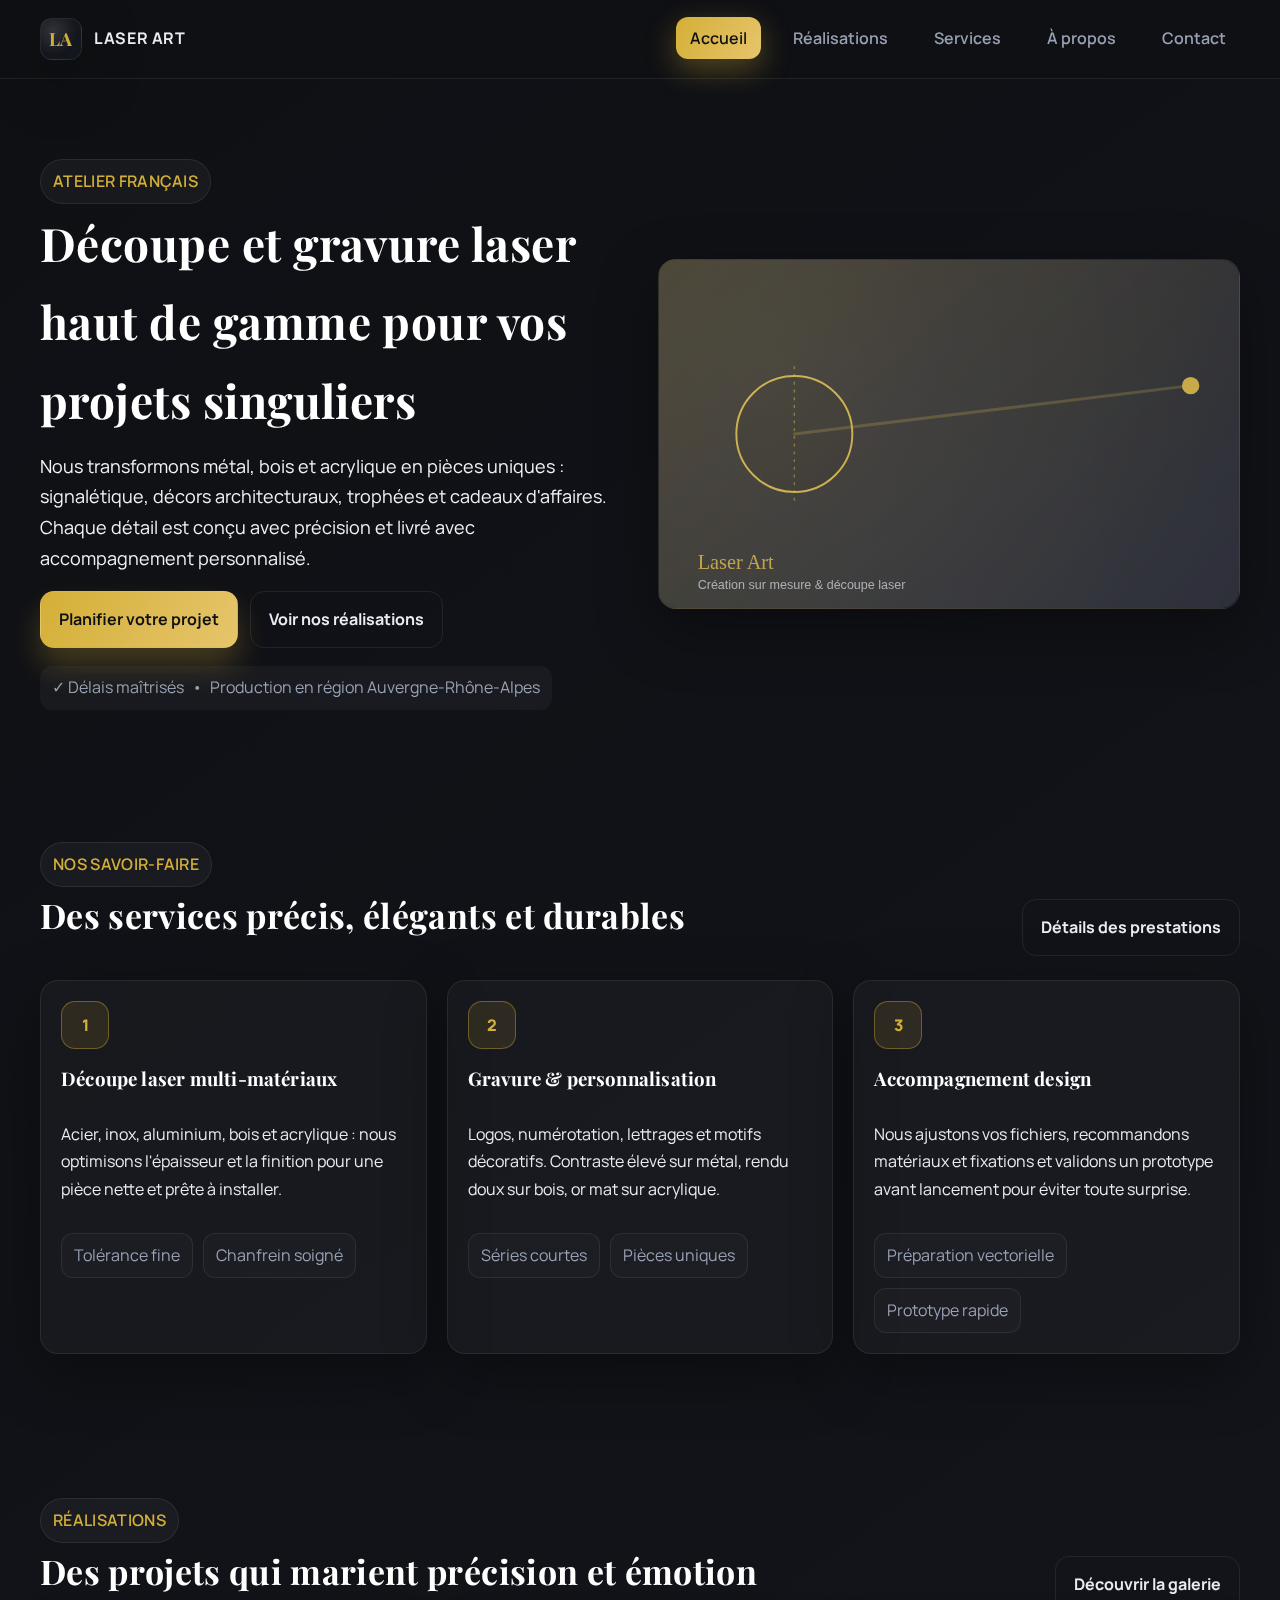
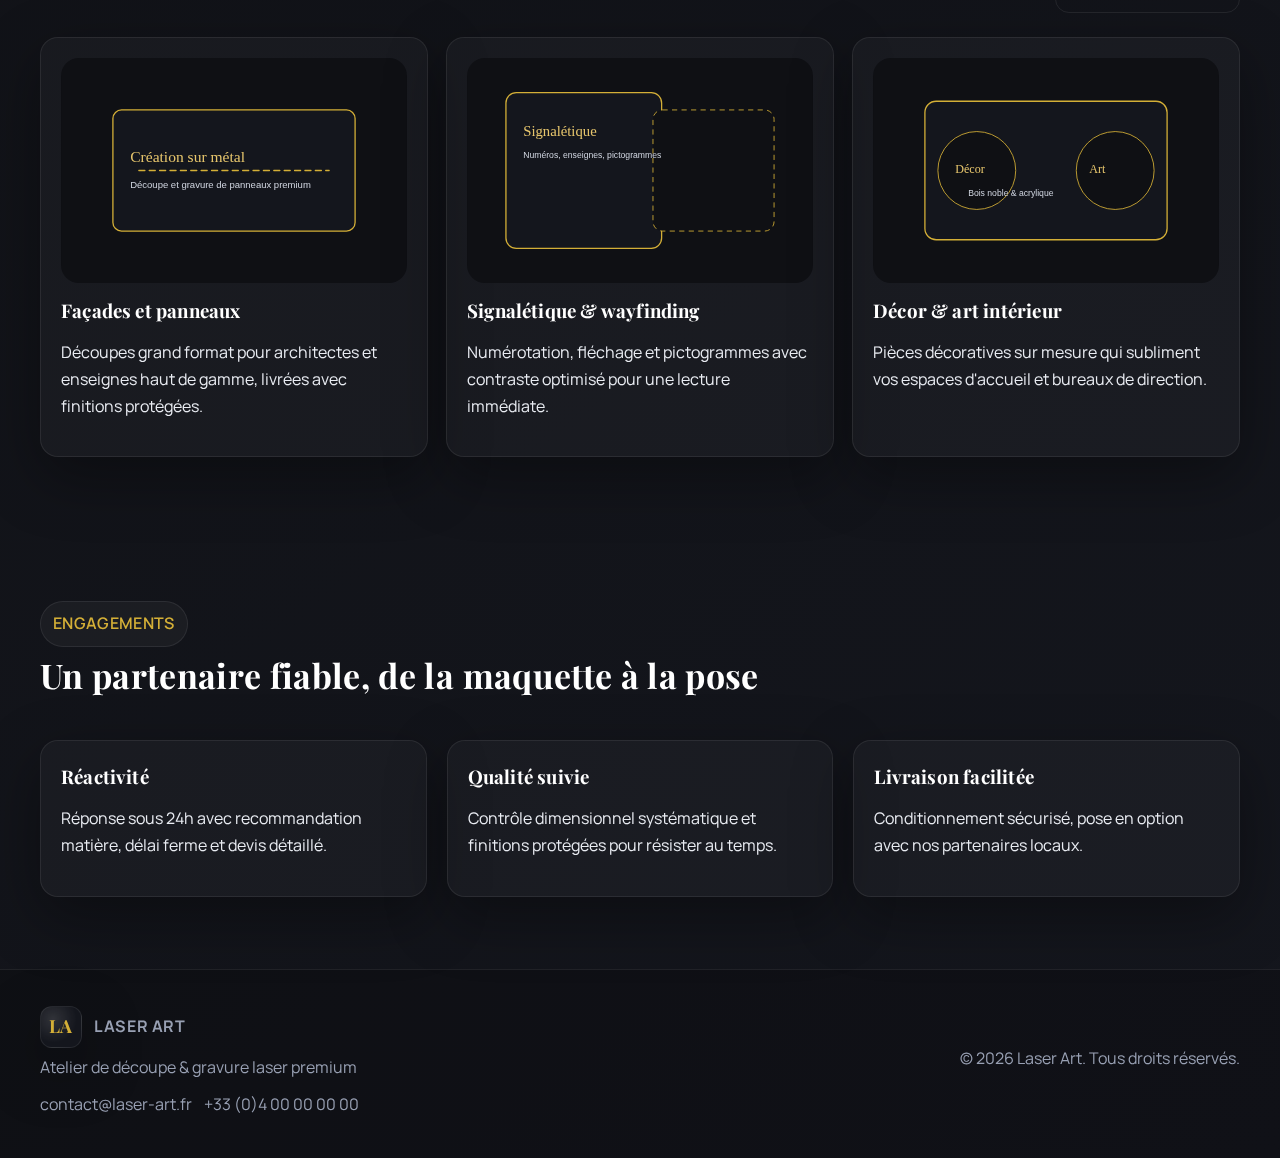
<file: index.html>
<!DOCTYPE html>
<html lang="fr">
<head>
  <meta charset="UTF-8">
  <meta name="viewport" content="width=device-width, initial-scale=1.0">
  <meta name="description" content="Laser Art, atelier premium de découpe et gravure laser. Pièces personnalisées pour l'architecture, la signalétique et le cadeau d'affaires.">
  <meta name="keywords" content="découpe laser, gravure, signalétique, art, métal, bois, acrylique">
  <link rel="canonical" href="https://laser-art.example.com/">
  <title>Laser Art | Atelier de découpe et gravure laser premium</title>
  <link rel="stylesheet" href="/css/style.css">
</head>
<body>
  <header>
    <div class="container navbar">
      <a class="brand" href="index.html">
        <span class="brand-mark">LA</span>
        <span>Laser Art</span>
      </a>
      <button class="menu-toggle" aria-label="Ouvrir le menu">Menu</button>
      <nav aria-label="Navigation principale">
        <ul>
          <li><a href="index.html">Accueil</a></li>
          <li><a href="realisations.html">Réalisations</a></li>
          <li><a href="services.html">Services</a></li>
          <li><a href="apropos.html">À propos</a></li>
          <li><a href="contact.html">Contact</a></li>
        </ul>
      </nav>
    </div>
  </header>

  <main>
    <section class="hero">
      <div class="container hero-grid">
        <div>
          <span class="eyebrow">Atelier français</span>
          <h1>Découpe et gravure laser haut de gamme pour vos projets singuliers</h1>
          <p class="lead">Nous transformons métal, bois et acrylique en pièces uniques : signalétique, décors architecturaux, trophées et cadeaux d'affaires. Chaque détail est conçu avec précision et livré avec accompagnement personnalisé.</p>
          <div style="display:flex; gap:12px; flex-wrap:wrap; margin-top:18px;">
            <a class="btn" href="contact.html">Planifier votre projet</a>
            <a class="btn secondary" href="realisations.html">Voir nos réalisations</a>
          </div>
          <div class="badge" style="margin-top:18px;">
            <span>✓ Délais maîtrisés</span>
            <span>•</span>
            <span>Production en région Auvergne-Rhône-Alpes</span>
          </div>
        </div>
        <div class="hero-visual">
          <img src="/assets/laser-hero.svg" alt="Illustration de découpe laser premium" loading="lazy">
        </div>
      </div>
    </section>

    <section class="section" id="services">
      <div class="container">
        <div class="section-header">
          <div>
            <span class="eyebrow">Nos savoir-faire</span>
            <h2>Des services précis, élégants et durables</h2>
          </div>
          <a class="btn secondary" href="services.html">Détails des prestations</a>
        </div>
        <div class="grid-3">
          <div class="card service-card">
            <div class="service-icon">1</div>
            <h3>Découpe laser multi-matériaux</h3>
            <p>Acier, inox, aluminium, bois et acrylique : nous optimisons l'épaisseur et la finition pour une pièce nette et prête à installer.</p>
            <div class="chip-row">
              <span class="chip">Tolérance fine</span>
              <span class="chip">Chanfrein soigné</span>
            </div>
          </div>
          <div class="card service-card">
            <div class="service-icon">2</div>
            <h3>Gravure &amp; personnalisation</h3>
            <p>Logos, numérotation, lettrages et motifs décoratifs. Contraste élevé sur métal, rendu doux sur bois, or mat sur acrylique.</p>
            <div class="chip-row">
              <span class="chip">Séries courtes</span>
              <span class="chip">Pièces uniques</span>
            </div>
          </div>
          <div class="card service-card">
            <div class="service-icon">3</div>
            <h3>Accompagnement design</h3>
            <p>Nous ajustons vos fichiers, recommandons matériaux et fixations et validons un prototype avant lancement pour éviter toute surprise.</p>
            <div class="chip-row">
              <span class="chip">Préparation vectorielle</span>
              <span class="chip">Prototype rapide</span>
            </div>
          </div>
        </div>
      </div>
    </section>

    <section class="section" id="realisations">
      <div class="container">
        <div class="section-header">
          <div>
            <span class="eyebrow">Réalisations</span>
            <h2>Des projets qui marient précision et émotion</h2>
          </div>
          <a class="btn secondary" href="realisations.html">Découvrir la galerie</a>
        </div>
        <div class="realisations-grid">
          <div class="card realisation-card">
            <img src="/assets/realisations-1.svg" alt="Panneau métallique découpé" loading="lazy">
            <div>
              <h3>Façades et panneaux</h3>
              <p>Découpes grand format pour architectes et enseignes haut de gamme, livrées avec finitions protégées.</p>
            </div>
          </div>
          <div class="card realisation-card">
            <img src="/assets/realisations-2.svg" alt="Signalétique découpée" loading="lazy">
            <div>
              <h3>Signalétique &amp; wayfinding</h3>
              <p>Numérotation, fléchage et pictogrammes avec contraste optimisé pour une lecture immédiate.</p>
            </div>
          </div>
          <div class="card realisation-card">
            <img src="/assets/realisations-3.svg" alt="Décor d'art intérieur" loading="lazy">
            <div>
              <h3>Décor &amp; art intérieur</h3>
              <p>Pièces décoratives sur mesure qui subliment vos espaces d'accueil et bureaux de direction.</p>
            </div>
          </div>
        </div>
      </div>
    </section>

    <section class="section" id="engagements">
      <div class="container">
        <div class="section-header">
          <div>
            <span class="eyebrow">Engagements</span>
            <h2>Un partenaire fiable, de la maquette à la pose</h2>
          </div>
        </div>
        <div class="grid-3">
          <div class="card">
            <h3>Réactivité</h3>
            <p>Réponse sous 24h avec recommandation matière, délai ferme et devis détaillé.</p>
          </div>
          <div class="card">
            <h3>Qualité suivie</h3>
            <p>Contrôle dimensionnel systématique et finitions protégées pour résister au temps.</p>
          </div>
          <div class="card">
            <h3>Livraison facilitée</h3>
            <p>Conditionnement sécurisé, pose en option avec nos partenaires locaux.</p>
          </div>
        </div>
      </div>
    </section>
  </main>

  <footer class="footer">
    <div class="container">
      <div style="display:flex; justify-content: space-between; align-items: center; gap: 12px; flex-wrap: wrap;">
        <div>
          <div class="brand" style="padding:6px 0;">
            <span class="brand-mark">LA</span>
            <span>Laser Art</span>
          </div>
          <div>Atelier de découpe &amp; gravure laser premium</div>
          <div class="social">
            <a href="mailto:contact@laser-art.fr">contact@laser-art.fr</a>
            <a href="tel:+33400000000">+33 (0)4 00 00 00 00</a>
          </div>
        </div>
        <div>
          <div>&copy; <span id="year"></span> Laser Art. Tous droits réservés.</div>
        </div>
      </div>
    </div>
  </footer>
  <script src="/js/script.js"></script>
</body>
</html>
</file>
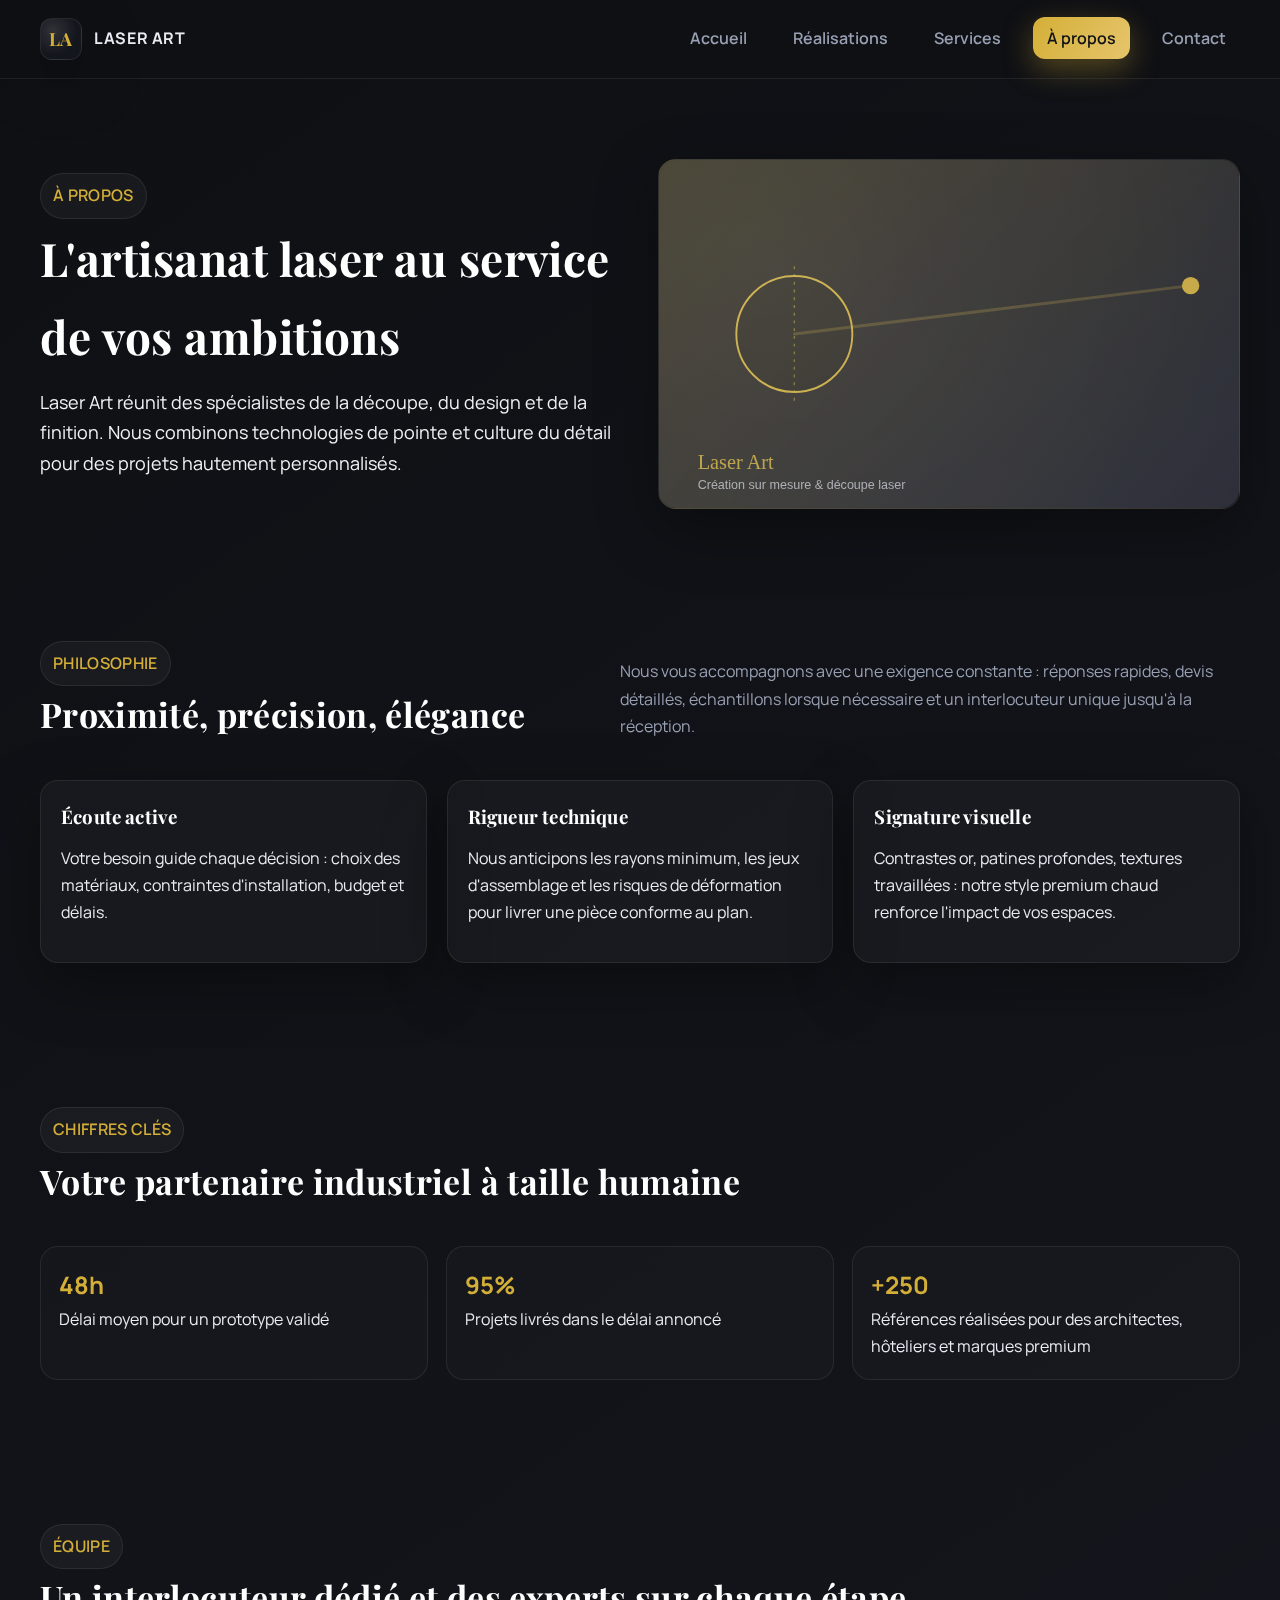
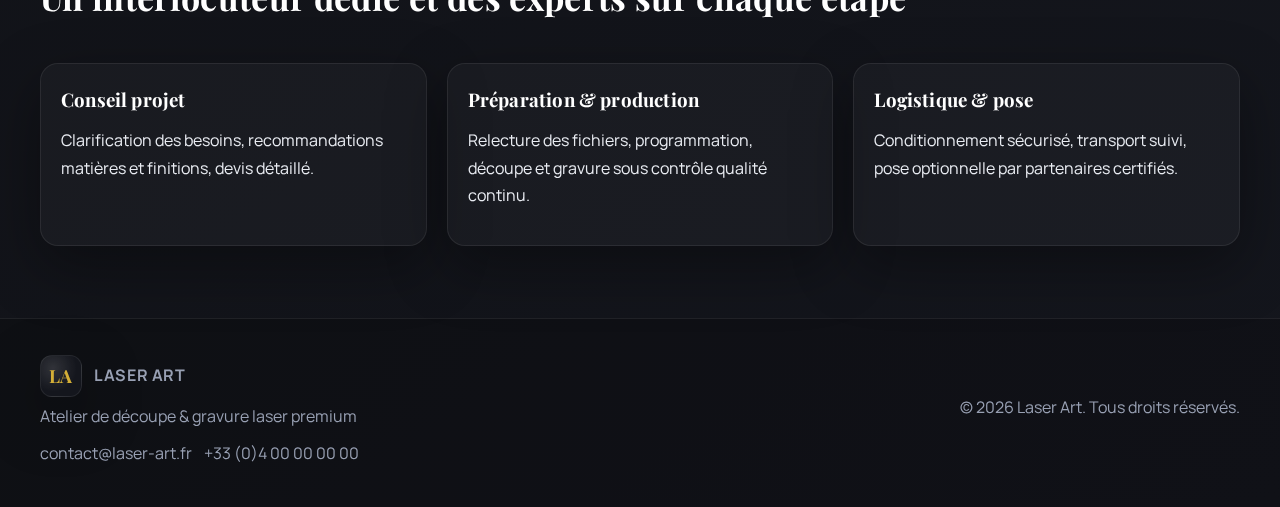
<file: apropos.html>
<!DOCTYPE html>
<html lang="fr">
<head>
  <meta charset="UTF-8">
  <meta name="viewport" content="width=device-width, initial-scale=1.0">
  <meta name="description" content="À propos de Laser Art : atelier français de découpe et gravure laser, équipe experte et accompagnement personnalisé.">
  <link rel="canonical" href="https://laser-art.example.com/apropos.html">
  <title>À propos | Laser Art</title>
  <link rel="stylesheet" href="/css/style.css">
</head>
<body>
  <header>
    <div class="container navbar">
      <a class="brand" href="index.html">
        <span class="brand-mark">LA</span>
        <span>Laser Art</span>
      </a>
      <button class="menu-toggle" aria-label="Ouvrir le menu">Menu</button>
      <nav aria-label="Navigation principale">
        <ul>
          <li><a href="index.html">Accueil</a></li>
          <li><a href="realisations.html">Réalisations</a></li>
          <li><a href="services.html">Services</a></li>
          <li><a href="apropos.html">À propos</a></li>
          <li><a href="contact.html">Contact</a></li>
        </ul>
      </nav>
    </div>
  </header>

  <main>
    <section class="hero">
      <div class="container hero-grid">
        <div>
          <span class="eyebrow">À propos</span>
          <h1>L'artisanat laser au service de vos ambitions</h1>
          <p class="lead">Laser Art réunit des spécialistes de la découpe, du design et de la finition. Nous combinons technologies de pointe et culture du détail pour des projets hautement personnalisés.</p>
        </div>
        <div class="hero-visual">
          <img src="/assets/laser-hero.svg" alt="Atelier Laser Art" loading="lazy">
        </div>
      </div>
    </section>

    <section class="section">
      <div class="container">
        <div class="section-header">
          <div>
            <span class="eyebrow">Philosophie</span>
            <h2>Proximité, précision, élégance</h2>
          </div>
          <p class="section-description">Nous vous accompagnons avec une exigence constante : réponses rapides, devis détaillés, échantillons lorsque nécessaire et un interlocuteur unique jusqu'à la réception.</p>
        </div>
        <div class="grid-3">
          <div class="card">
            <h3>Écoute active</h3>
            <p>Votre besoin guide chaque décision : choix des matériaux, contraintes d'installation, budget et délais.</p>
          </div>
          <div class="card">
            <h3>Rigueur technique</h3>
            <p>Nous anticipons les rayons minimum, les jeux d'assemblage et les risques de déformation pour livrer une pièce conforme au plan.</p>
          </div>
          <div class="card">
            <h3>Signature visuelle</h3>
            <p>Contrastes or, patines profondes, textures travaillées : notre style premium chaud renforce l'impact de vos espaces.</p>
          </div>
        </div>
      </div>
    </section>

    <section class="section">
      <div class="container">
        <div class="section-header">
          <div>
            <span class="eyebrow">Chiffres clés</span>
            <h2>Votre partenaire industriel à taille humaine</h2>
          </div>
        </div>
        <div class="stat-row">
          <div class="stat">
            <strong>48h</strong>
            <span>Délai moyen pour un prototype validé</span>
          </div>
          <div class="stat">
            <strong>95%</strong>
            <span>Projets livrés dans le délai annoncé</span>
          </div>
          <div class="stat">
            <strong>+250</strong>
            <span>Références réalisées pour des architectes, hôteliers et marques premium</span>
          </div>
        </div>
      </div>
    </section>

    <section class="section">
      <div class="container">
        <div class="section-header">
          <div>
            <span class="eyebrow">Équipe</span>
            <h2>Un interlocuteur dédié et des experts sur chaque étape</h2>
          </div>
        </div>
        <div class="grid-3">
          <div class="card">
            <h3>Conseil projet</h3>
            <p>Clarification des besoins, recommandations matières et finitions, devis détaillé.</p>
          </div>
          <div class="card">
            <h3>Préparation &amp; production</h3>
            <p>Relecture des fichiers, programmation, découpe et gravure sous contrôle qualité continu.</p>
          </div>
          <div class="card">
            <h3>Logistique &amp; pose</h3>
            <p>Conditionnement sécurisé, transport suivi, pose optionnelle par partenaires certifiés.</p>
          </div>
        </div>
      </div>
    </section>
  </main>

  <footer class="footer">
    <div class="container">
      <div style="display:flex; justify-content: space-between; align-items: center; gap: 12px; flex-wrap: wrap;">
        <div>
          <div class="brand" style="padding:6px 0;">
            <span class="brand-mark">LA</span>
            <span>Laser Art</span>
          </div>
          <div>Atelier de découpe &amp; gravure laser premium</div>
          <div class="social">
            <a href="mailto:contact@laser-art.fr">contact@laser-art.fr</a>
            <a href="tel:+33400000000">+33 (0)4 00 00 00 00</a>
          </div>
        </div>
        <div>
          <div>&copy; <span id="year"></span> Laser Art. Tous droits réservés.</div>
        </div>
      </div>
    </div>
  </footer>
  <script src="/js/script.js"></script>
</body>
</html>
</file>
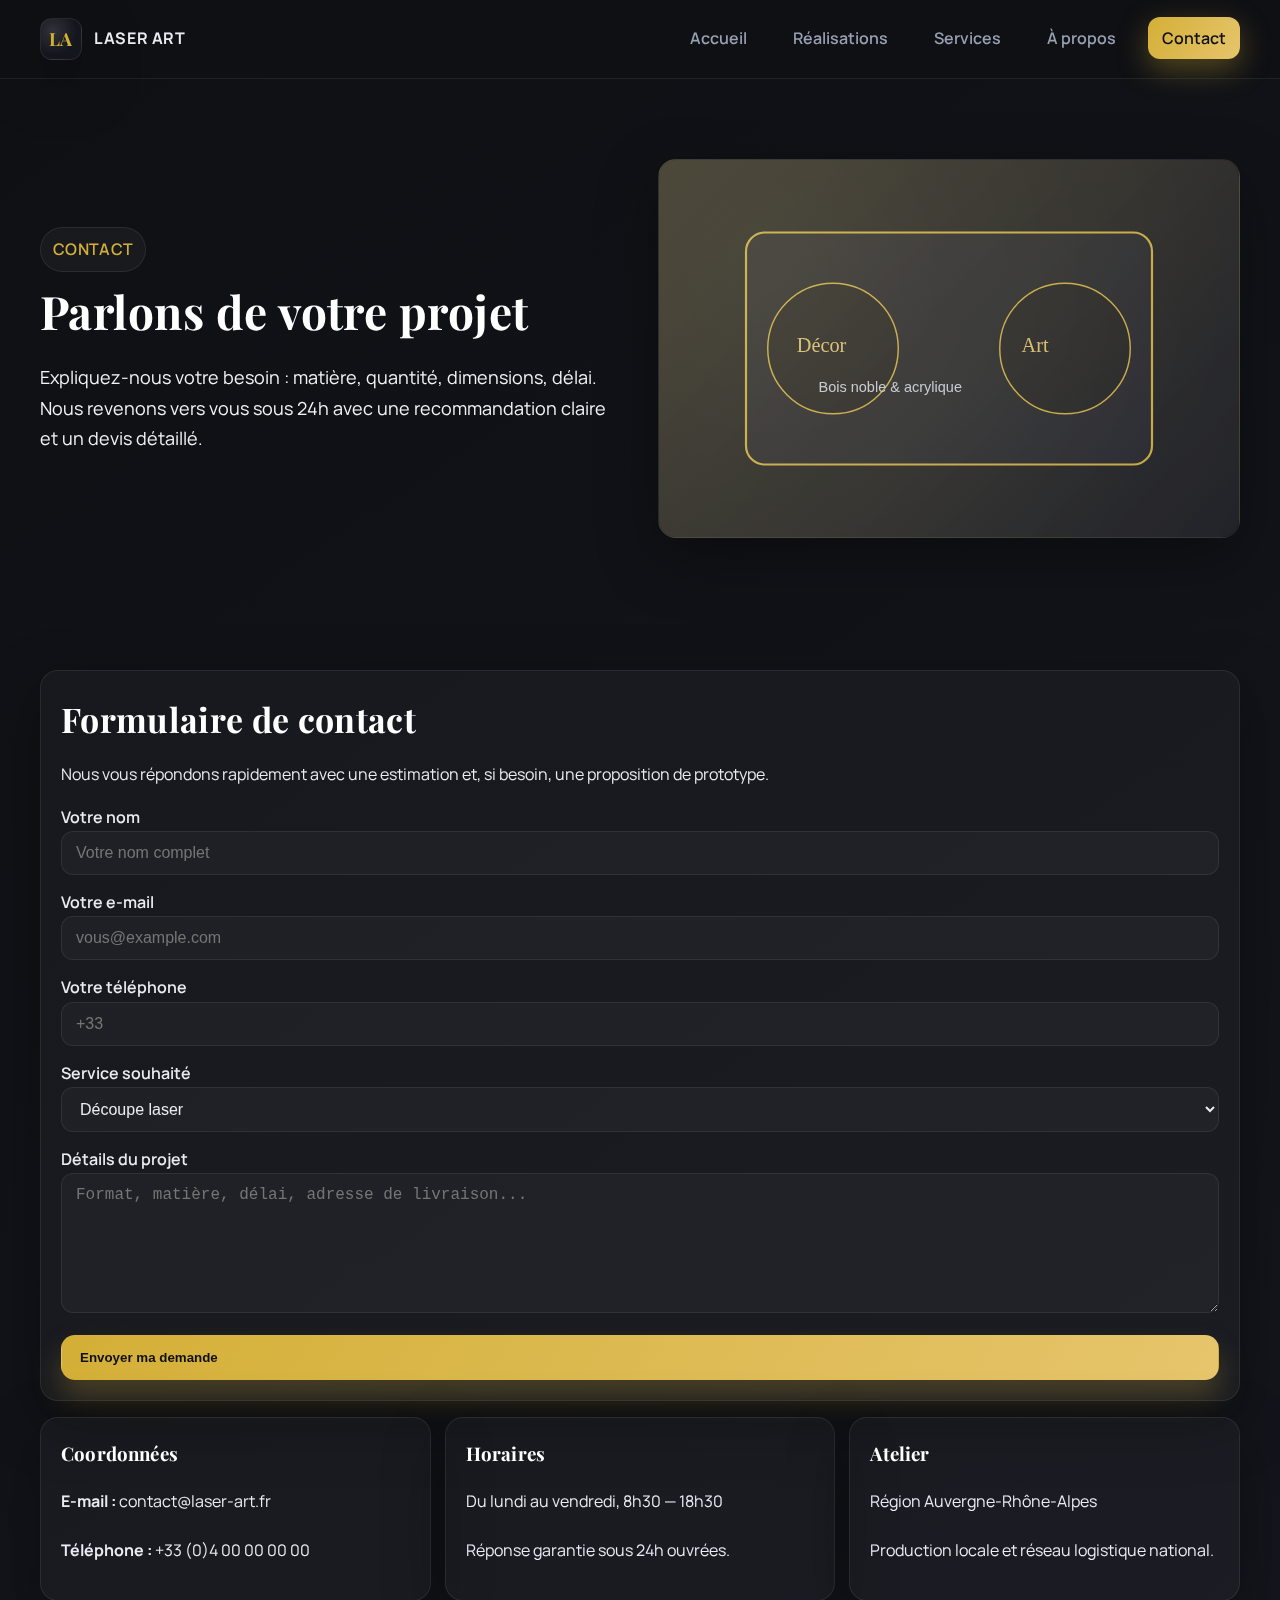
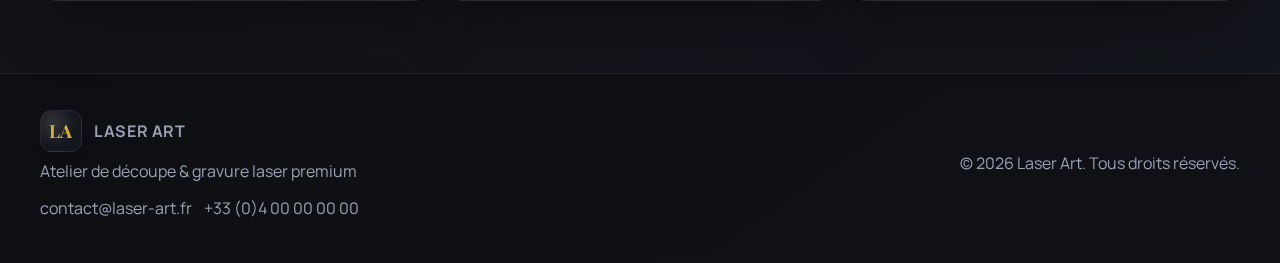
<file: contact.html>
<!DOCTYPE html>
<html lang="fr">
<head>
  <meta charset="UTF-8">
  <meta name="viewport" content="width=device-width, initial-scale=1.0">
  <meta name="description" content="Contactez Laser Art pour vos projets de découpe et gravure laser : devis, conseils matériaux et délais.">
  <link rel="canonical" href="https://laser-art.example.com/contact.html">
  <title>Contact | Laser Art</title>
  <link rel="stylesheet" href="/css/style.css">
</head>
<body>
  <header>
    <div class="container navbar">
      <a class="brand" href="index.html">
        <span class="brand-mark">LA</span>
        <span>Laser Art</span>
      </a>
      <button class="menu-toggle" aria-label="Ouvrir le menu">Menu</button>
      <nav aria-label="Navigation principale">
        <ul>
          <li><a href="index.html">Accueil</a></li>
          <li><a href="realisations.html">Réalisations</a></li>
          <li><a href="services.html">Services</a></li>
          <li><a href="apropos.html">À propos</a></li>
          <li><a href="contact.html">Contact</a></li>
        </ul>
      </nav>
    </div>
  </header>

  <main>
    <section class="hero">
      <div class="container hero-grid">
        <div>
          <span class="eyebrow">Contact</span>
          <h1>Parlons de votre projet</h1>
          <p class="lead">Expliquez-nous votre besoin : matière, quantité, dimensions, délai. Nous revenons vers vous sous 24h avec une recommandation claire et un devis détaillé.</p>
        </div>
        <div class="hero-visual">
          <img src="/assets/realisations-3.svg" alt="Formulaire de contact Laser Art" loading="lazy">
        </div>
      </div>
    </section>

    <section class="section">
      <div class="container contact-card">
        <div class="card">
          <h2>Formulaire de contact</h2>
          <p>Nous vous répondons rapidement avec une estimation et, si besoin, une proposition de prototype.</p>
          <div class="alert" data-alert hidden role="status"></div>
          <form class="form" data-contact-form>
            <div>
              <label for="nom">Votre nom</label>
              <input type="text" id="nom" name="nom" placeholder="Votre nom complet" required>
            </div>
            <div>
              <label for="email">Votre e-mail</label>
              <input type="email" id="email" name="email" placeholder="vous@example.com" required>
            </div>
            <div>
              <label for="telephone">Votre téléphone</label>
              <input type="tel" id="telephone" name="telephone" placeholder="+33" required>
            </div>
            <div>
              <label for="service">Service souhaité</label>
              <select id="service" name="service">
                <option>Découpe laser</option>
                <option>Gravure</option>
                <option>Prototype</option>
                <option>Pose et installation</option>
                <option>Autre demande</option>
              </select>
            </div>
            <div>
              <label for="message">Détails du projet</label>
              <textarea id="message" name="message" placeholder="Format, matière, délai, adresse de livraison..."></textarea>
            </div>
            <button class="btn" type="submit">Envoyer ma demande</button>
          </form>
        </div>
        <div class="contact-details">
          <div class="card">
            <h3>Coordonnées</h3>
            <p><strong>E-mail :</strong> contact@laser-art.fr</p>
            <p><strong>Téléphone :</strong> +33 (0)4 00 00 00 00</p>
          </div>
          <div class="card">
            <h3>Horaires</h3>
            <p>Du lundi au vendredi, 8h30 — 18h30</p>
            <p>Réponse garantie sous 24h ouvrées.</p>
          </div>
          <div class="card">
            <h3>Atelier</h3>
            <p>Région Auvergne-Rhône-Alpes</p>
            <p>Production locale et réseau logistique national.</p>
          </div>
        </div>
      </div>
    </section>
  </main>

  <footer class="footer">
    <div class="container">
      <div style="display:flex; justify-content: space-between; align-items: center; gap: 12px; flex-wrap: wrap;">
        <div>
          <div class="brand" style="padding:6px 0;">
            <span class="brand-mark">LA</span>
            <span>Laser Art</span>
          </div>
          <div>Atelier de découpe &amp; gravure laser premium</div>
          <div class="social">
            <a href="mailto:contact@laser-art.fr">contact@laser-art.fr</a>
            <a href="tel:+33400000000">+33 (0)4 00 00 00 00</a>
          </div>
        </div>
        <div>
          <div>&copy; <span id="year"></span> Laser Art. Tous droits réservés.</div>
        </div>
      </div>
    </div>
  </footer>
  <script src="/js/script.js"></script>
</body>
</html>
</file>
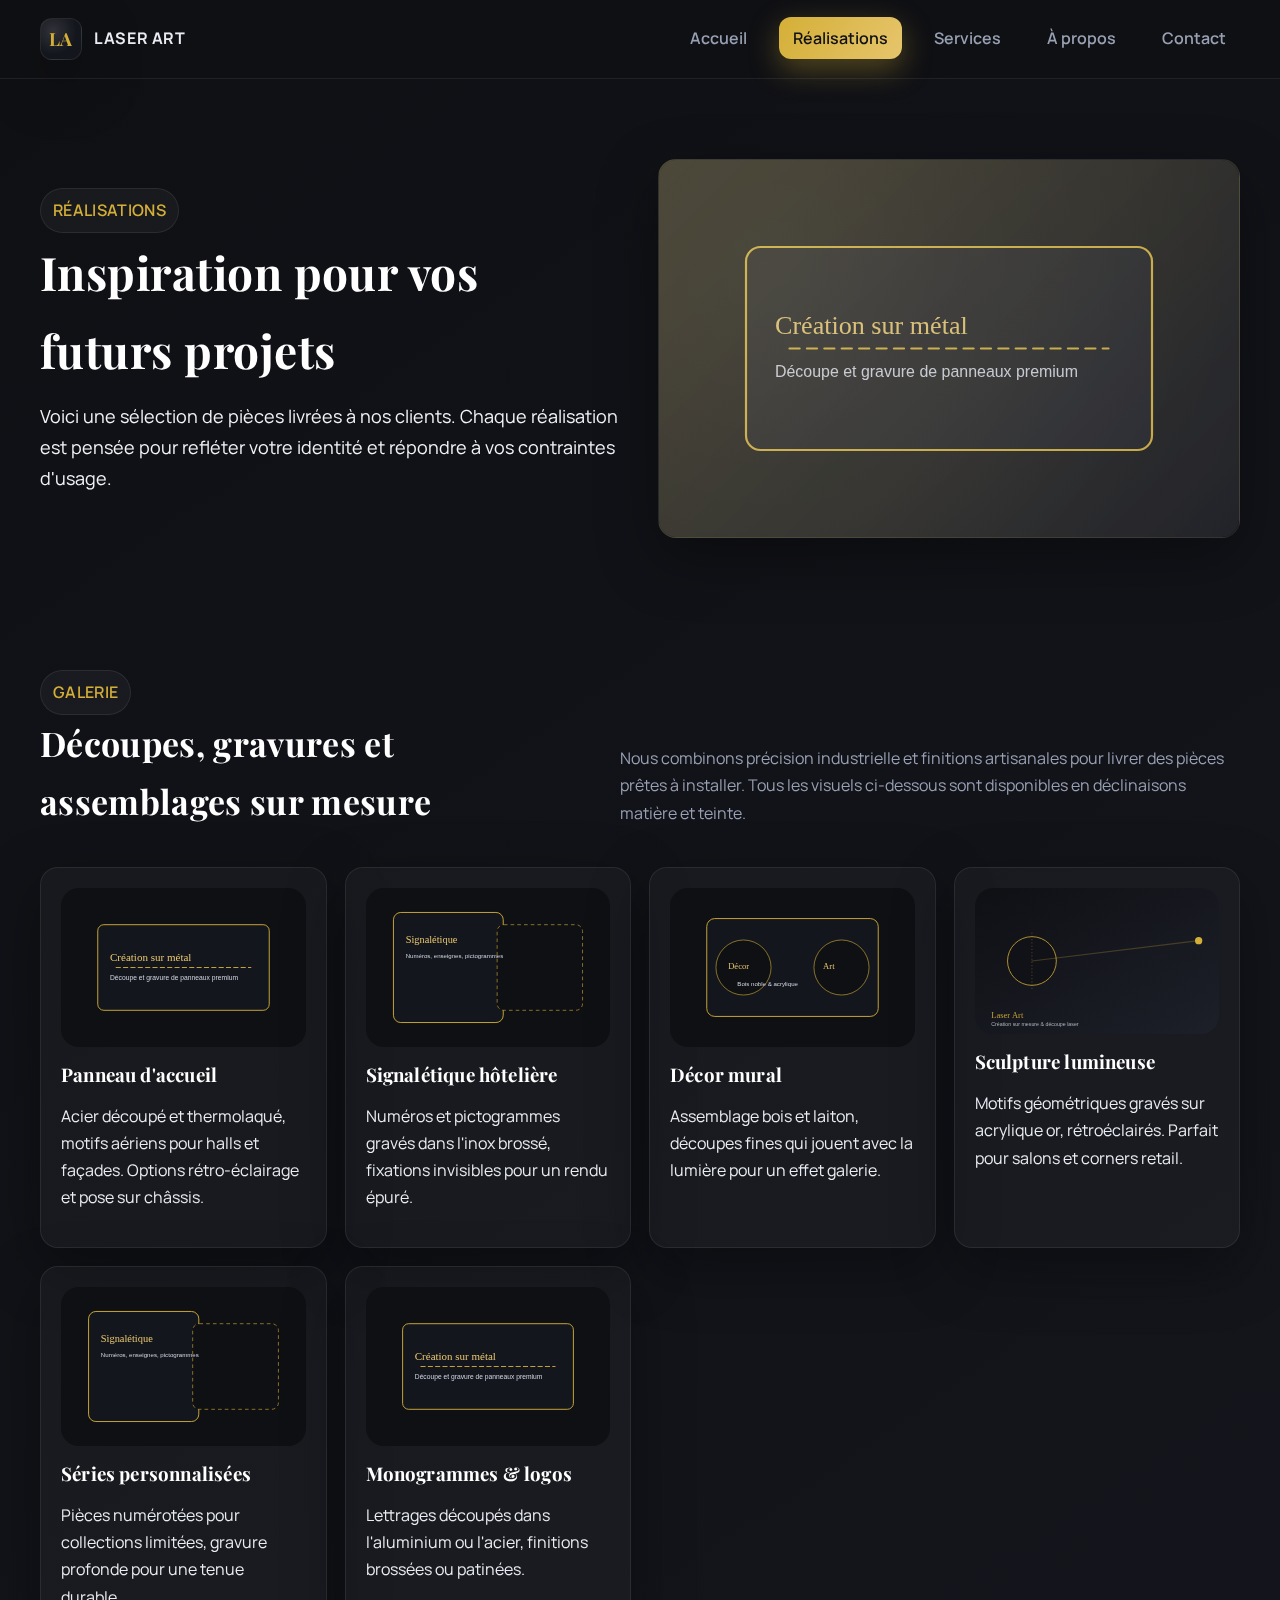
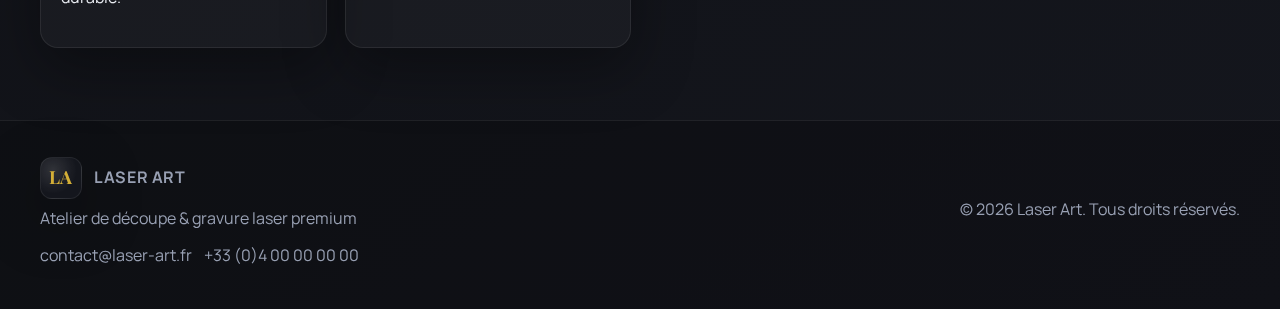
<file: realisations.html>
<!DOCTYPE html>
<html lang="fr">
<head>
  <meta charset="UTF-8">
  <meta name="viewport" content="width=device-width, initial-scale=1.0">
  <meta name="description" content="Réalisations Laser Art : signalétique, décor et pièces sur mesure en découpe et gravure laser.">
  <link rel="canonical" href="https://laser-art.example.com/realisations.html">
  <title>Réalisations | Laser Art</title>
  <link rel="stylesheet" href="/css/style.css">
</head>
<body>
  <header>
    <div class="container navbar">
      <a class="brand" href="index.html">
        <span class="brand-mark">LA</span>
        <span>Laser Art</span>
      </a>
      <button class="menu-toggle" aria-label="Ouvrir le menu">Menu</button>
      <nav aria-label="Navigation principale">
        <ul>
          <li><a href="index.html">Accueil</a></li>
          <li><a href="realisations.html">Réalisations</a></li>
          <li><a href="services.html">Services</a></li>
          <li><a href="apropos.html">À propos</a></li>
          <li><a href="contact.html">Contact</a></li>
        </ul>
      </nav>
    </div>
  </header>

  <main>
    <section class="hero">
      <div class="container hero-grid">
        <div>
          <span class="eyebrow">Réalisations</span>
          <h1>Inspiration pour vos futurs projets</h1>
          <p class="lead">Voici une sélection de pièces livrées à nos clients. Chaque réalisation est pensée pour refléter votre identité et répondre à vos contraintes d'usage.</p>
        </div>
        <div class="hero-visual">
          <img src="/assets/realisations-1.svg" alt="Panneau découpé doré" loading="lazy">
        </div>
      </div>
    </section>

    <section class="section">
      <div class="container">
        <div class="section-header">
          <div>
            <span class="eyebrow">Galerie</span>
            <h2>Découpes, gravures et assemblages sur mesure</h2>
          </div>
          <p class="section-description">Nous combinons précision industrielle et finitions artisanales pour livrer des pièces prêtes à installer. Tous les visuels ci-dessous sont disponibles en déclinaisons matière et teinte.</p>
        </div>
        <div class="realisations-grid">
          <div class="card realisation-card">
            <img src="/assets/realisations-1.svg" alt="Panneau grand format en métal découpé" loading="lazy">
            <div>
              <h3>Panneau d'accueil</h3>
              <p>Acier découpé et thermolaqué, motifs aériens pour halls et façades. Options rétro-éclairage et pose sur châssis.</p>
            </div>
          </div>
          <div class="card realisation-card">
            <img src="/assets/realisations-2.svg" alt="Signalétique directionnelle" loading="lazy">
            <div>
              <h3>Signalétique hôtelière</h3>
              <p>Numéros et pictogrammes gravés dans l'inox brossé, fixations invisibles pour un rendu épuré.</p>
            </div>
          </div>
          <div class="card realisation-card">
            <img src="/assets/realisations-3.svg" alt="Décor mural artistique" loading="lazy">
            <div>
              <h3>Décor mural</h3>
              <p>Assemblage bois et laiton, découpes fines qui jouent avec la lumière pour un effet galerie.</p>
            </div>
          </div>
          <div class="card realisation-card">
            <img src="/assets/laser-hero.svg" alt="Motifs géométriques dorés" loading="lazy">
            <div>
              <h3>Sculpture lumineuse</h3>
              <p>Motifs géométriques gravés sur acrylique or, rétroéclairés. Parfait pour salons et corners retail.</p>
            </div>
          </div>
          <div class="card realisation-card">
            <img src="/assets/realisations-2.svg" alt="Gravure fine sur métal" loading="lazy">
            <div>
              <h3>Séries personnalisées</h3>
              <p>Pièces numérotées pour collections limitées, gravure profonde pour une tenue durable.</p>
            </div>
          </div>
          <div class="card realisation-card">
            <img src="/assets/realisations-1.svg" alt="Monogramme découpé" loading="lazy">
            <div>
              <h3>Monogrammes &amp; logos</h3>
              <p>Lettrages découpés dans l'aluminium ou l'acier, finitions brossées ou patinées.</p>
            </div>
          </div>
        </div>
      </div>
    </section>
  </main>

  <footer class="footer">
    <div class="container">
      <div style="display:flex; justify-content: space-between; align-items: center; gap: 12px; flex-wrap: wrap;">
        <div>
          <div class="brand" style="padding:6px 0;">
            <span class="brand-mark">LA</span>
            <span>Laser Art</span>
          </div>
          <div>Atelier de découpe &amp; gravure laser premium</div>
          <div class="social">
            <a href="mailto:contact@laser-art.fr">contact@laser-art.fr</a>
            <a href="tel:+33400000000">+33 (0)4 00 00 00 00</a>
          </div>
        </div>
        <div>
          <div>&copy; <span id="year"></span> Laser Art. Tous droits réservés.</div>
        </div>
      </div>
    </div>
  </footer>
  <script src="/js/script.js"></script>
</body>
</html>
</file>
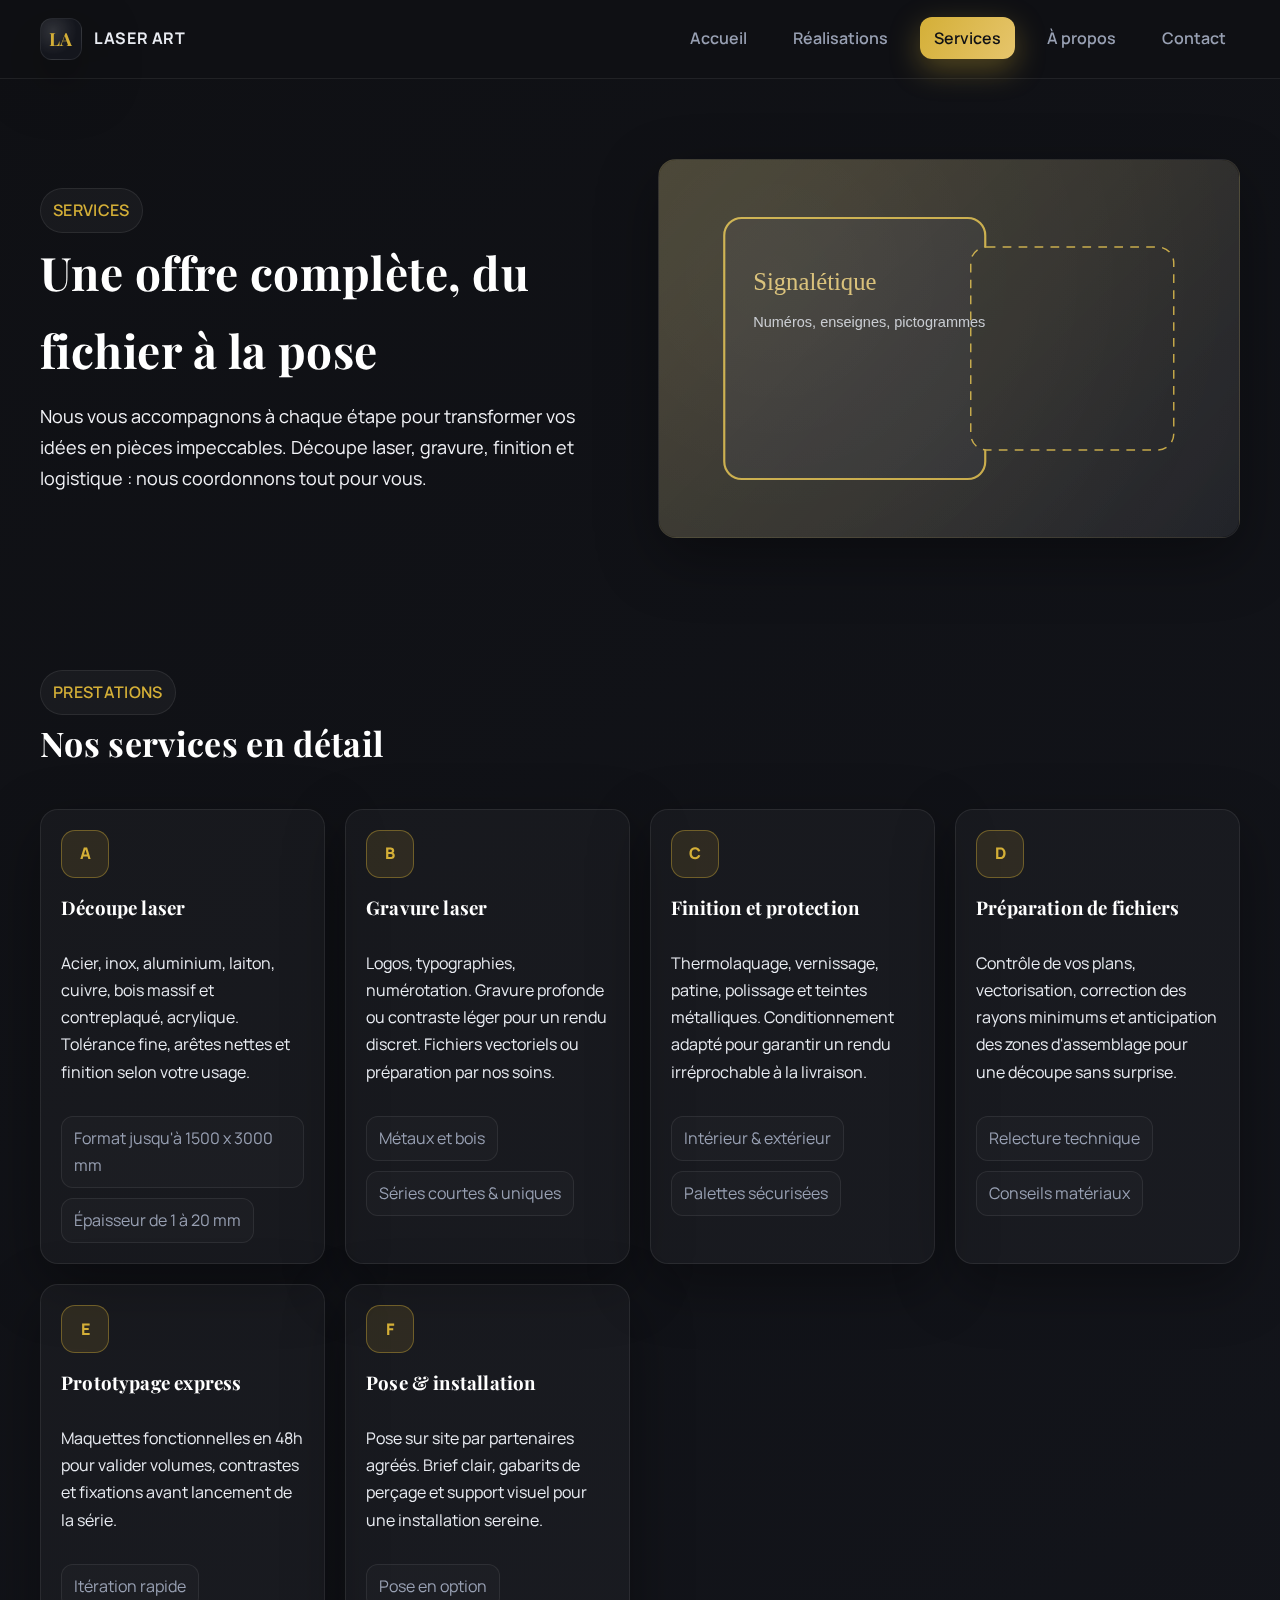
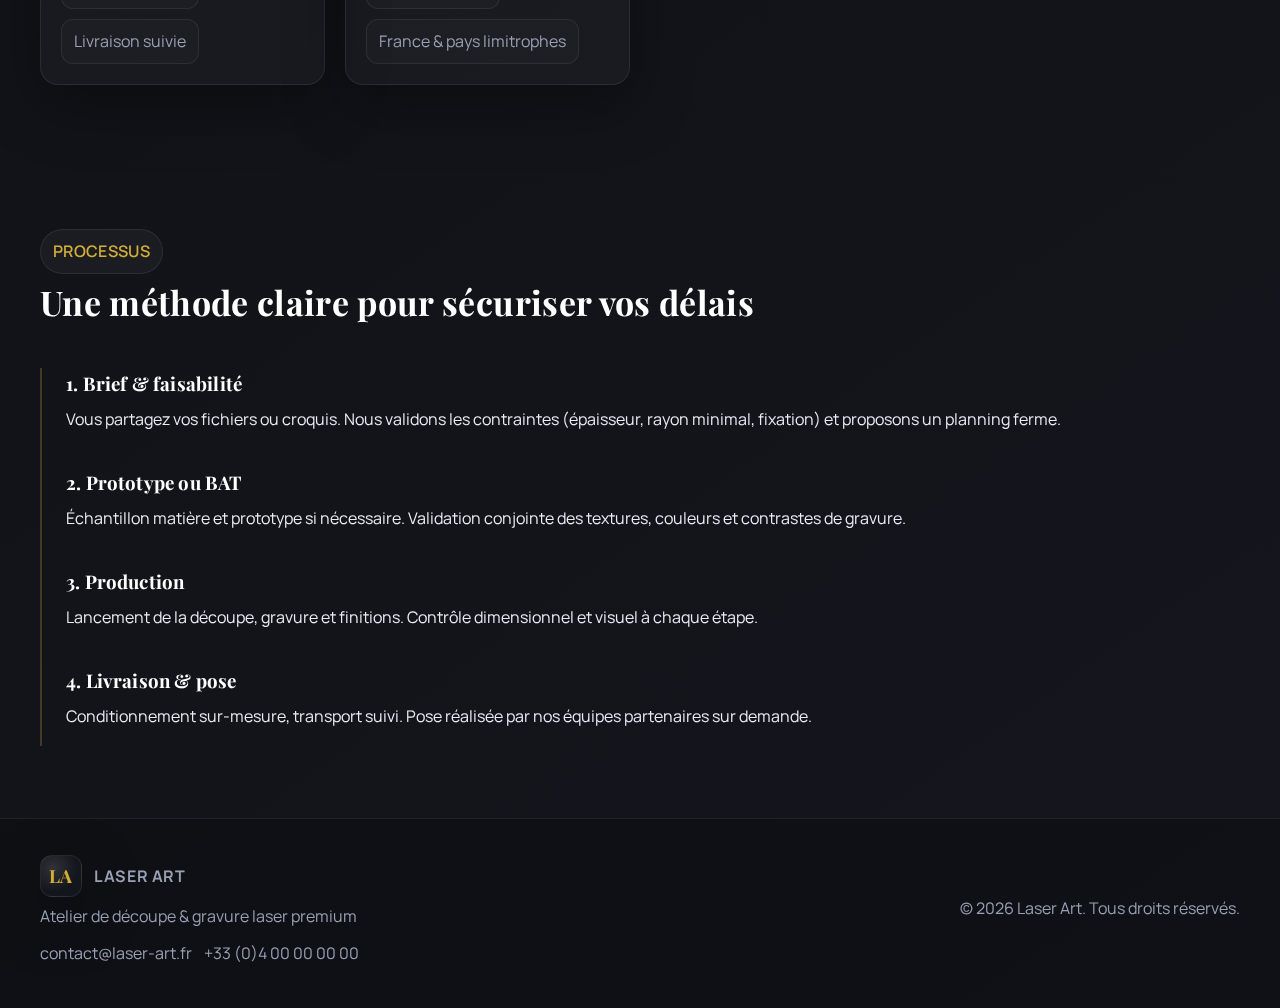
<file: services.html>
<!DOCTYPE html>
<html lang="fr">
<head>
  <meta charset="UTF-8">
  <meta name="viewport" content="width=device-width, initial-scale=1.0">
  <meta name="description" content="Services Laser Art : découpe laser, gravure, préparation de fichiers, prototypage et pose.">
  <link rel="canonical" href="https://laser-art.example.com/services.html">
  <title>Services | Laser Art</title>
  <link rel="stylesheet" href="/css/style.css">
</head>
<body>
  <header>
    <div class="container navbar">
      <a class="brand" href="index.html">
        <span class="brand-mark">LA</span>
        <span>Laser Art</span>
      </a>
      <button class="menu-toggle" aria-label="Ouvrir le menu">Menu</button>
      <nav aria-label="Navigation principale">
        <ul>
          <li><a href="index.html">Accueil</a></li>
          <li><a href="realisations.html">Réalisations</a></li>
          <li><a href="services.html">Services</a></li>
          <li><a href="apropos.html">À propos</a></li>
          <li><a href="contact.html">Contact</a></li>
        </ul>
      </nav>
    </div>
  </header>

  <main>
    <section class="hero">
      <div class="container hero-grid">
        <div>
          <span class="eyebrow">Services</span>
          <h1>Une offre complète, du fichier à la pose</h1>
          <p class="lead">Nous vous accompagnons à chaque étape pour transformer vos idées en pièces impeccables. Découpe laser, gravure, finition et logistique : nous coordonnons tout pour vous.</p>
        </div>
        <div class="hero-visual">
          <img src="/assets/realisations-2.svg" alt="Illustration d'un service de découpe laser" loading="lazy">
        </div>
      </div>
    </section>

    <section class="section">
      <div class="container">
        <div class="section-header">
          <div>
            <span class="eyebrow">Prestations</span>
            <h2>Nos services en détail</h2>
          </div>
        </div>
        <div class="grid-3">
          <div class="card service-card">
            <div class="service-icon">A</div>
            <h3>Découpe laser</h3>
            <p>Acier, inox, aluminium, laiton, cuivre, bois massif et contreplaqué, acrylique. Tolérance fine, arêtes nettes et finition selon votre usage.</p>
            <div class="chip-row">
              <span class="chip">Format jusqu'à 1500 x 3000 mm</span>
              <span class="chip">Épaisseur de 1 à 20 mm</span>
            </div>
          </div>
          <div class="card service-card">
            <div class="service-icon">B</div>
            <h3>Gravure laser</h3>
            <p>Logos, typographies, numérotation. Gravure profonde ou contraste léger pour un rendu discret. Fichiers vectoriels ou préparation par nos soins.</p>
            <div class="chip-row">
              <span class="chip">Métaux et bois</span>
              <span class="chip">Séries courtes &amp; uniques</span>
            </div>
          </div>
          <div class="card service-card">
            <div class="service-icon">C</div>
            <h3>Finition et protection</h3>
            <p>Thermolaquage, vernissage, patine, polissage et teintes métalliques. Conditionnement adapté pour garantir un rendu irréprochable à la livraison.</p>
            <div class="chip-row">
              <span class="chip">Intérieur &amp; extérieur</span>
              <span class="chip">Palettes sécurisées</span>
            </div>
          </div>
          <div class="card service-card">
            <div class="service-icon">D</div>
            <h3>Préparation de fichiers</h3>
            <p>Contrôle de vos plans, vectorisation, correction des rayons minimums et anticipation des zones d'assemblage pour une découpe sans surprise.</p>
            <div class="chip-row">
              <span class="chip">Relecture technique</span>
              <span class="chip">Conseils matériaux</span>
            </div>
          </div>
          <div class="card service-card">
            <div class="service-icon">E</div>
            <h3>Prototypage express</h3>
            <p>Maquettes fonctionnelles en 48h pour valider volumes, contrastes et fixations avant lancement de la série.</p>
            <div class="chip-row">
              <span class="chip">Itération rapide</span>
              <span class="chip">Livraison suivie</span>
            </div>
          </div>
          <div class="card service-card">
            <div class="service-icon">F</div>
            <h3>Pose &amp; installation</h3>
            <p>Pose sur site par partenaires agréés. Brief clair, gabarits de perçage et support visuel pour une installation sereine.</p>
            <div class="chip-row">
              <span class="chip">Pose en option</span>
              <span class="chip">France &amp; pays limitrophes</span>
            </div>
          </div>
        </div>
      </div>
    </section>

    <section class="section">
      <div class="container">
        <div class="section-header">
          <div>
            <span class="eyebrow">Processus</span>
            <h2>Une méthode claire pour sécuriser vos délais</h2>
          </div>
        </div>
        <div class="timeline">
          <div class="timeline-step">
            <h3>1. Brief &amp; faisabilité</h3>
            <p>Vous partagez vos fichiers ou croquis. Nous validons les contraintes (épaisseur, rayon minimal, fixation) et proposons un planning ferme.</p>
          </div>
          <div class="timeline-step">
            <h3>2. Prototype ou BAT</h3>
            <p>Échantillon matière et prototype si nécessaire. Validation conjointe des textures, couleurs et contrastes de gravure.</p>
          </div>
          <div class="timeline-step">
            <h3>3. Production</h3>
            <p>Lancement de la découpe, gravure et finitions. Contrôle dimensionnel et visuel à chaque étape.</p>
          </div>
          <div class="timeline-step">
            <h3>4. Livraison &amp; pose</h3>
            <p>Conditionnement sur-mesure, transport suivi. Pose réalisée par nos équipes partenaires sur demande.</p>
          </div>
        </div>
      </div>
    </section>
  </main>

  <footer class="footer">
    <div class="container">
      <div style="display:flex; justify-content: space-between; align-items: center; gap: 12px; flex-wrap: wrap;">
        <div>
          <div class="brand" style="padding:6px 0;">
            <span class="brand-mark">LA</span>
            <span>Laser Art</span>
          </div>
          <div>Atelier de découpe &amp; gravure laser premium</div>
          <div class="social">
            <a href="mailto:contact@laser-art.fr">contact@laser-art.fr</a>
            <a href="tel:+33400000000">+33 (0)4 00 00 00 00</a>
          </div>
        </div>
        <div>
          <div>&copy; <span id="year"></span> Laser Art. Tous droits réservés.</div>
        </div>
      </div>
    </div>
  </footer>
  <script src="/js/script.js"></script>
</body>
</html>
</file>
<file: css/style.css>
@import url('https://fonts.googleapis.com/css2?family=Playfair+Display:wght@400;600;700&family=Manrope:wght@400;500;600;700&display=swap');

:root {
  --anthracite: #0f1014;
  --anthracite-2: #14161d;
  --gold: #d4af37;
  --gold-soft: #e6c56c;
  --slate: #cfd4df;
  --text-body: #e9ecf2;
  --muted: #98a0b3;
  --border: rgba(255, 255, 255, 0.08);
  --shadow: 0 20px 60px rgba(0, 0, 0, 0.35);
  --radius: 18px;
}

* {
  box-sizing: border-box;
}

html {
  scroll-behavior: smooth;
}

body {
  margin: 0;
  background: linear-gradient(145deg, var(--anthracite), var(--anthracite-2));
  color: var(--text-body);
  font-family: 'Manrope', 'Inter', system-ui, -apple-system, sans-serif;
  line-height: 1.7;
  -webkit-font-smoothing: antialiased;
}

a {
  color: inherit;
  text-decoration: none;
}

img {
  max-width: 100%;
  display: block;
  border-radius: var(--radius);
}

.container {
  width: min(1200px, 94vw);
  margin: 0 auto;
}

header {
  position: sticky;
  top: 0;
  z-index: 20;
  backdrop-filter: blur(10px);
  background: rgba(15, 16, 20, 0.85);
  border-bottom: 1px solid var(--border);
}

.navbar {
  display: flex;
  align-items: center;
  justify-content: space-between;
  padding: 18px 0;
}

.brand {
  display: flex;
  align-items: center;
  gap: 12px;
  font-weight: 700;
  letter-spacing: 0.04em;
  text-transform: uppercase;
}

.brand-mark {
  width: 42px;
  height: 42px;
  display: grid;
  place-items: center;
  background: radial-gradient(circle at 30% 30%, rgba(255, 255, 255, 0.12), transparent 60%), var(--anthracite-2);
  border: 1px solid var(--border);
  border-radius: 12px;
  color: var(--gold);
  font-family: 'Playfair Display', serif;
  font-size: 18px;
  box-shadow: var(--shadow);
}

nav ul {
  display: flex;
  gap: 18px;
  list-style: none;
  margin: 0;
  padding: 0;
}

nav a {
  padding: 10px 14px;
  border-radius: 12px;
  color: var(--muted);
  font-weight: 600;
  transition: color 0.2s ease, background 0.2s ease, transform 0.2s ease;
}

nav a:hover,
nav a:focus-visible {
  color: var(--text-body);
  background: rgba(255, 255, 255, 0.04);
}

nav a.active {
  color: var(--anthracite);
  background: linear-gradient(120deg, var(--gold), var(--gold-soft));
  box-shadow: 0 10px 30px rgba(212, 175, 55, 0.35);
}

.menu-toggle {
  display: none;
}

.btn {
  display: inline-flex;
  align-items: center;
  gap: 10px;
  padding: 14px 18px;
  border-radius: 14px;
  border: 1px solid transparent;
  font-weight: 700;
  color: var(--anthracite);
  background: linear-gradient(120deg, var(--gold), var(--gold-soft));
  box-shadow: 0 18px 30px rgba(212, 175, 55, 0.26);
  transition: transform 0.2s ease, box-shadow 0.2s ease;
}

.btn.secondary {
  background: transparent;
  color: var(--text-body);
  border-color: var(--border);
  box-shadow: none;
}

.btn:hover,
.btn:focus-visible {
  transform: translateY(-2px);
  box-shadow: 0 24px 40px rgba(212, 175, 55, 0.3);
}

.btn.secondary:hover,
.btn.secondary:focus-visible {
  border-color: var(--gold);
  color: var(--gold);
  box-shadow: 0 18px 30px rgba(0, 0, 0, 0.18);
}

.hero {
  padding: 80px 0 60px;
}

.hero-grid {
  display: grid;
  grid-template-columns: repeat(auto-fit, minmax(300px, 1fr));
  gap: 36px;
  align-items: center;
}

.eyebrow {
  display: inline-flex;
  align-items: center;
  gap: 10px;
  padding: 8px 12px;
  border-radius: 30px;
  background: rgba(255, 255, 255, 0.04);
  border: 1px solid var(--border);
  color: var(--gold);
  font-weight: 600;
  letter-spacing: 0.02em;
  text-transform: uppercase;
}

h1, h2, h3, h4 {
  font-family: 'Playfair Display', serif;
  letter-spacing: 0.01em;
  color: #fff;
  margin: 0 0 12px;
}

h1 {
  font-size: clamp(32px, 4vw, 46px);
}

h2 {
  font-size: clamp(26px, 3vw, 34px);
}

p {
  margin: 0 0 16px;
  color: var(--text-body);
}

.lead {
  font-size: 18px;
  color: #f3f4f8;
}

.card {
  background: rgba(255, 255, 255, 0.03);
  border: 1px solid var(--border);
  border-radius: var(--radius);
  padding: 20px;
  box-shadow: var(--shadow);
}

.section {
  padding: 72px 0;
}

.section-header {
  display: flex;
  justify-content: space-between;
  align-items: flex-end;
  gap: 20px;
  margin-bottom: 24px;
}

.section-description {
  max-width: 620px;
  color: var(--muted);
}

.grid-3 {
  display: grid;
  grid-template-columns: repeat(auto-fit, minmax(260px, 1fr));
  gap: 20px;
}

.service-card {
  display: flex;
  flex-direction: column;
  gap: 14px;
}

.service-icon {
  width: 48px;
  height: 48px;
  border-radius: 14px;
  background: rgba(212, 175, 55, 0.12);
  display: grid;
  place-items: center;
  color: var(--gold);
  font-weight: 800;
  border: 1px solid rgba(212, 175, 55, 0.4);
}

.badge {
  display: inline-flex;
  align-items: center;
  gap: 8px;
  padding: 8px 12px;
  border-radius: 12px;
  background: rgba(255, 255, 255, 0.04);
  color: var(--muted);
}

.divider {
  height: 1px;
  background: var(--border);
  margin: 30px 0;
}

.timeline {
  position: relative;
  padding-left: 24px;
  border-left: 2px solid rgba(212, 175, 55, 0.25);
  display: grid;
  gap: 18px;
}

.timeline-step h3 {
  margin-bottom: 6px;
}

.chip-row {
  display: flex;
  flex-wrap: wrap;
  gap: 10px;
}

.chip {
  padding: 8px 12px;
  border-radius: 12px;
  border: 1px solid var(--border);
  background: rgba(255, 255, 255, 0.02);
  color: var(--muted);
}

.realisations-grid {
  display: grid;
  grid-template-columns: repeat(auto-fit, minmax(260px, 1fr));
  gap: 18px;
}

.realisation-card {
  display: flex;
  flex-direction: column;
  gap: 12px;
}

.stat-row {
  display: grid;
  grid-template-columns: repeat(auto-fit, minmax(180px, 1fr));
  gap: 18px;
}

.stat {
  padding: 18px;
  background: rgba(255, 255, 255, 0.02);
  border-radius: var(--radius);
  border: 1px solid var(--border);
}

.stat strong {
  display: block;
  font-size: 24px;
  color: var(--gold);
}

.quote {
  font-style: italic;
  color: #f6f0dc;
}

.contact-card {
  display: grid;
  gap: 16px;
}

.contact-details {
  display: grid;
  grid-template-columns: repeat(auto-fit, minmax(240px, 1fr));
  gap: 14px;
}

.contact-details .card {
  display: grid;
  gap: 6px;
}

.footer {
  border-top: 1px solid var(--border);
  padding: 30px 0 40px;
  color: var(--muted);
  background: rgba(0, 0, 0, 0.2);
}

.footer .social {
  display: flex;
  gap: 12px;
  margin-top: 10px;
}

.footer a:hover,
.footer a:focus-visible {
  color: var(--gold);
}

.hero-visual,
.feature-media {
  position: relative;
  overflow: hidden;
  border-radius: var(--radius);
  border: 1px solid var(--border);
  background: radial-gradient(circle at 20% 30%, rgba(255, 255, 255, 0.08), rgba(255, 255, 255, 0.02)),
    linear-gradient(135deg, rgba(212, 175, 55, 0.2), rgba(15, 16, 20, 0.95));
  box-shadow: var(--shadow);
}

.hero-visual img,
.feature-media img {
  mix-blend-mode: screen;
  opacity: 0.9;
}

.form {
  display: grid;
  gap: 14px;
}

.form label {
  font-weight: 600;
}

.form input,
.form textarea,
.form select {
  width: 100%;
  padding: 12px 14px;
  border-radius: 12px;
  border: 1px solid var(--border);
  background: rgba(255, 255, 255, 0.03);
  color: var(--text-body);
  font-size: 16px;
}

.form textarea {
  min-height: 140px;
  resize: vertical;
}

.form input:focus,
.form textarea:focus,
.form select:focus {
  outline: 1px solid var(--gold);
}

.alert {
  padding: 12px 14px;
  border-radius: 12px;
  background: rgba(212, 175, 55, 0.08);
  border: 1px solid rgba(212, 175, 55, 0.4);
  color: #f3e5b1;
}

@media (max-width: 820px) {
  .navbar {
    flex-wrap: wrap;
    gap: 14px;
  }

  nav {
    width: 100%;
  }

  nav ul {
    width: 100%;
    flex-wrap: wrap;
    justify-content: flex-start;
  }

  .section {
    padding: 56px 0;
  }
}

@media (max-width: 540px) {
  nav ul {
    display: none;
    flex-direction: column;
    background: rgba(15, 16, 20, 0.95);
    border: 1px solid var(--border);
    border-radius: 14px;
    padding: 12px;
  }

  nav ul.open {
    display: flex;
  }

  .menu-toggle {
    display: inline-flex;
    align-items: center;
    gap: 8px;
    padding: 10px 12px;
    border-radius: 12px;
    background: rgba(255, 255, 255, 0.06);
    border: 1px solid var(--border);
    color: var(--text-body);
    cursor: pointer;
  }
}
</file>
